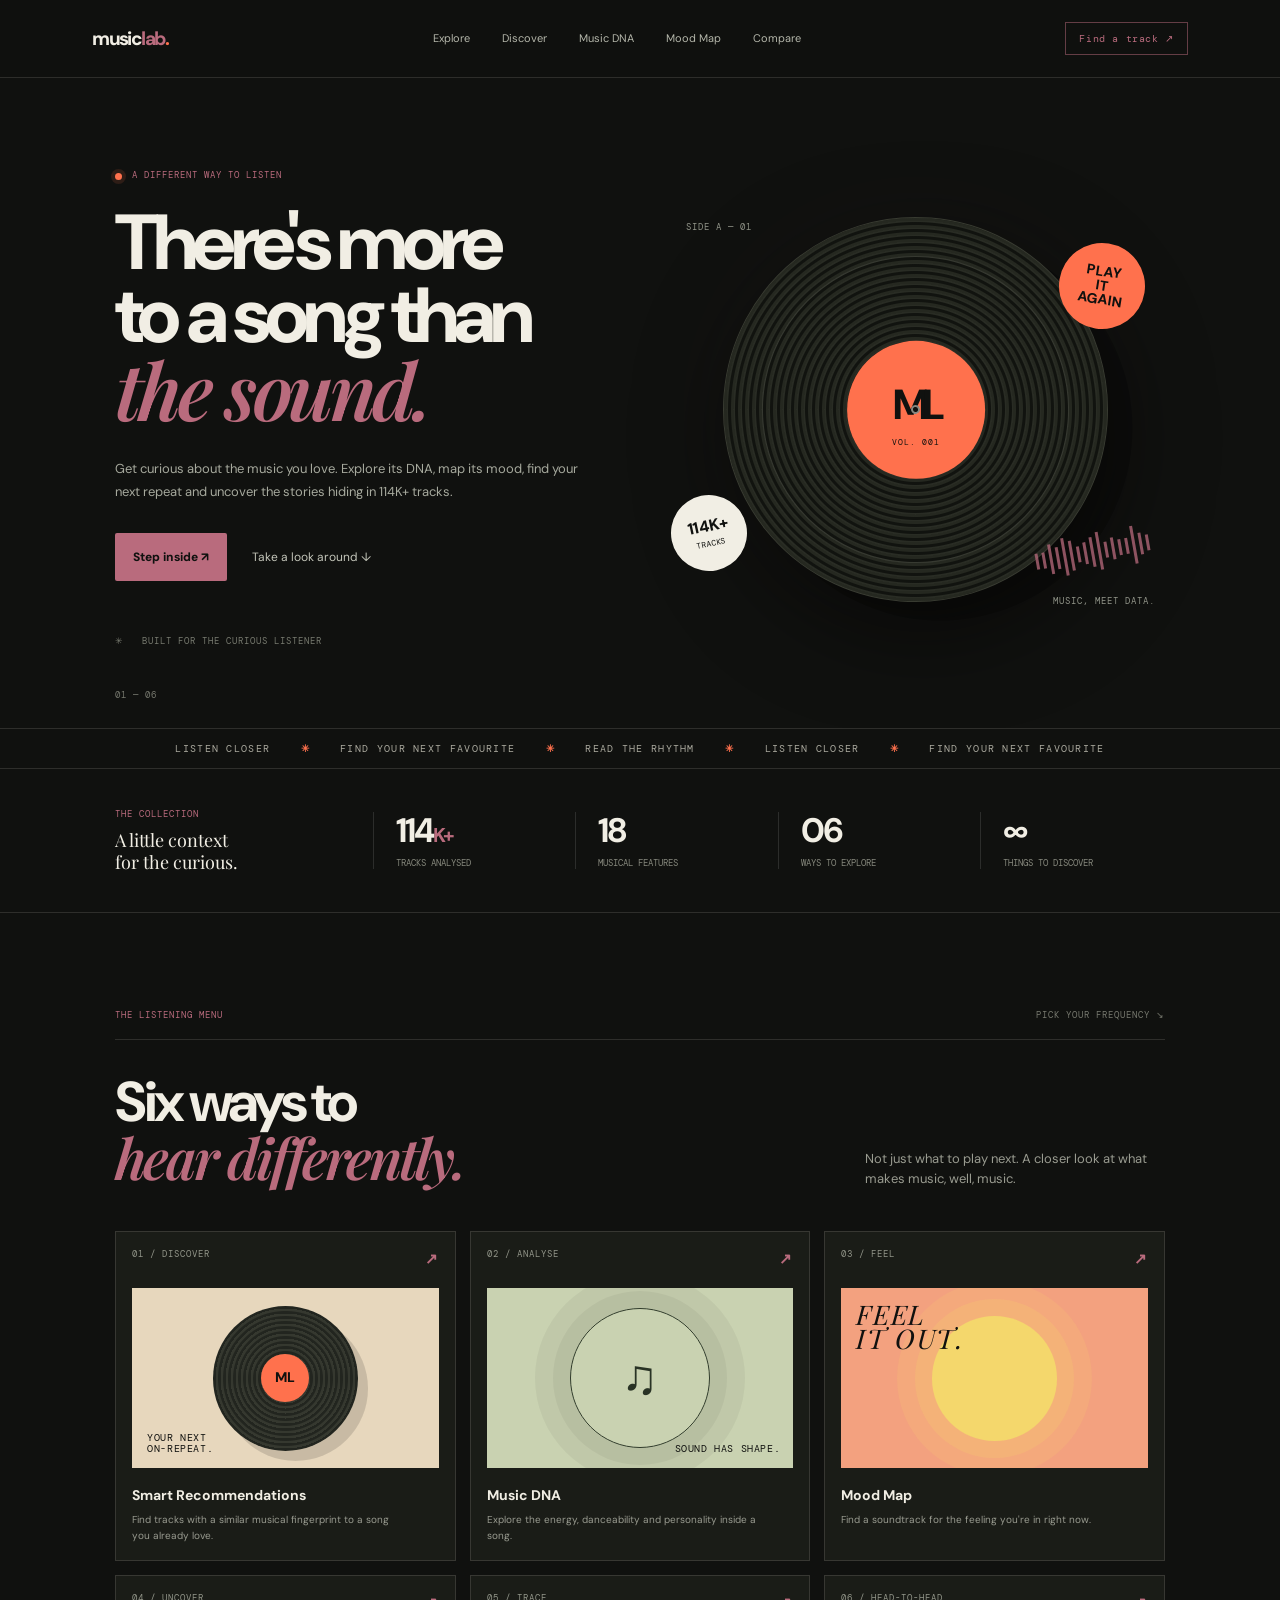
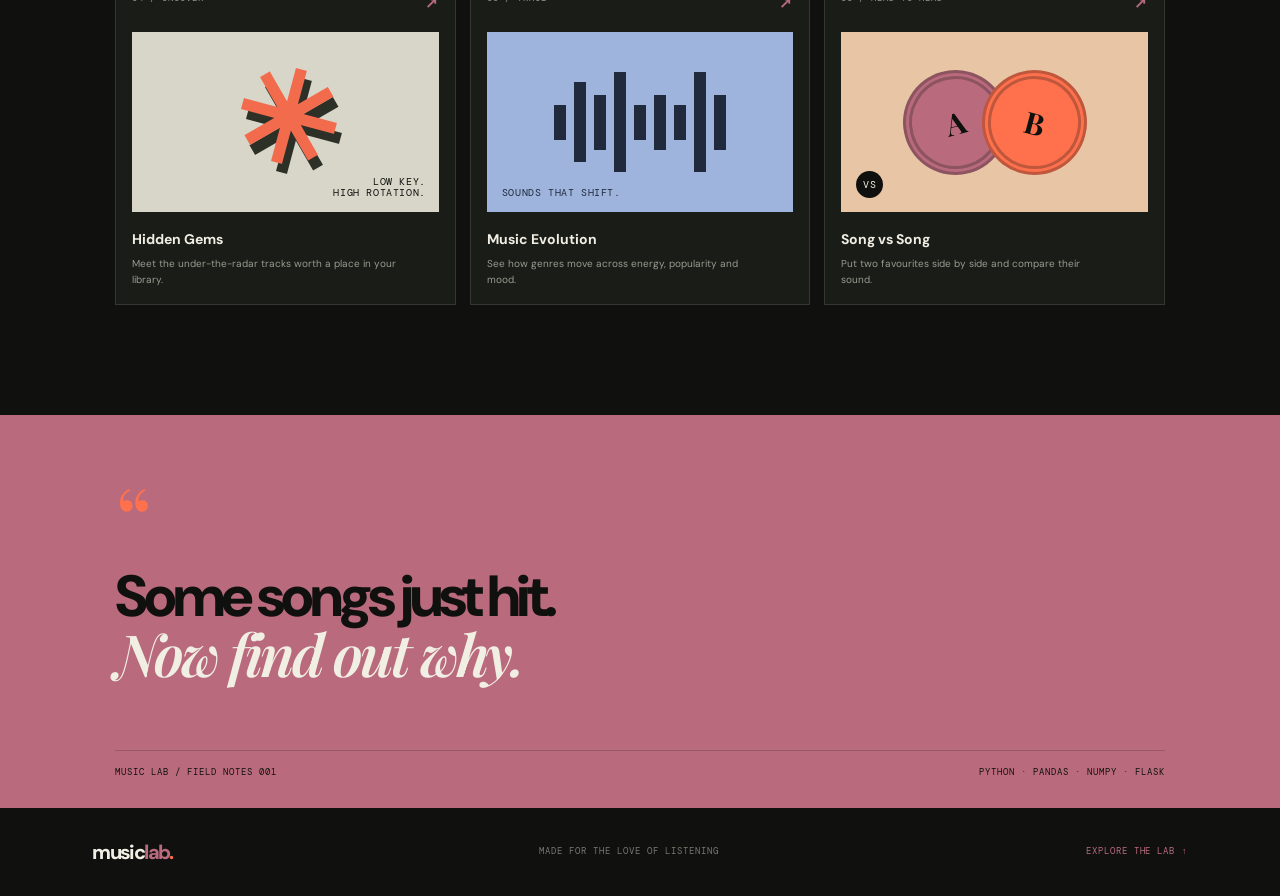
<file: frontend/index.html>
<!DOCTYPE html>
<html lang="en">
<head>
<meta charset="UTF-8">
<meta name="viewport" content="width=device-width,initial-scale=1">
<meta name="theme-color" content="#10110f">
<title>Music Lab · Hear beyond the surface</title>
<link rel="preconnect" href="https://fonts.googleapis.com">
<link rel="preconnect" href="https://fonts.gstatic.com" crossorigin>
<link href="https://fonts.googleapis.com/css2?family=DM+Mono:wght@400;500&family=DM+Sans:wght@400;500;600;700;800&family=Playfair+Display:ital,wght@0,600;0,700;1,600&display=swap" rel="stylesheet">
<link rel="stylesheet" href="styles.css">
</head>
<body>
<nav class="navbar">
<a class="logo" href="index.html">music<span>lab</span><i>.</i></a>
<div class="nav-links">
<a href="index.html#features">Explore</a>
<a href="recommendations.html">Discover</a>
<a href="dna.html">Music DNA</a>
<a href="mood.html">Mood Map</a>
<a href="compare.html">Compare</a>
</div>
<a class="nav-cta" href="recommendations.html">Find a track ↗</a>
</nav>
<main>
<section class="hero">
<div class="hero-copy">
<p class="eyebrow"><i></i>A DIFFERENT WAY TO LISTEN</p>
<h1>There's more<br>to a song than<br><em>the sound.</em></h1>
<p class="hero-text">Get curious about the music you love. Explore its DNA, map its mood, find your next repeat and uncover the stories hiding in 114K+ tracks.</p>
<div class="hero-actions">
<a class="button lime" href="recommendations.html">Step inside ↗</a>
<a class="text-link" href="#features">Take a look around ↓</a>
</div>
<p class="hero-footnote">✳ &nbsp; BUILT FOR THE CURIOUS LISTENER</p>
</div>
<div class="hero-art">
<span class="art-note note-top">SIDE A — 01</span>
<div class="record-glow"></div>
<div class="vinyl">
<div class="vinyl-label"><b>ML</b><small>VOL. 001</small></div>
<div class="hole"></div>
</div>
<div class="sticker orange-sticker">PLAY<br>IT<br>AGAIN</div>
<div class="sticker cream-sticker">114K+<small>TRACKS</small></div>
<div class="wave"><i></i><i></i><i></i><i></i><i></i><i></i><i></i><i></i><i></i><i></i><i></i><i></i><i></i><i></i><i></i><i></i><i></i></div>
<span class="art-note note-bottom">MUSIC, MEET DATA.</span>
</div>
<span class="hero-index">01 — 06</span>
</section>
<div class="ticker">LISTEN CLOSER <b>✳</b> FIND YOUR NEXT FAVOURITE <b>✳</b> READ THE RHYTHM <b>✳</b> LISTEN CLOSER <b>✳</b> FIND YOUR NEXT FAVOURITE</div>
<section class="stats">
<div class="stats-intro"><span class="eyebrow">THE COLLECTION</span><p>A little context<br>for the curious.</p></div>
<div class="stat"><strong>114<span>K+</span></strong><small>TRACKS ANALYSED</small></div>
<div class="stat"><strong>18</strong><small>MUSICAL FEATURES</small></div>
<div class="stat"><strong>06</strong><small>WAYS TO EXPLORE</small></div>
<div class="stat"><strong>∞</strong><small>THINGS TO DISCOVER</small></div>
</section>
<section class="features-section" id="features">
<div class="section-top"><span class="eyebrow">THE LISTENING MENU</span><span class="mono">PICK YOUR FREQUENCY ↘</span></div>
<div class="section-heading">
<h2>Six ways to<br><em>hear differently.</em></h2>
<p>Not just what to play next. A closer look at what makes music, well, music.</p>
</div>
<div class="feature-grid">
<a class="feature-card" href="recommendations.html">
<div class="card-top">01 / DISCOVER <b>↗</b></div>
<div class="feature-art discover-art"><div class="mini-record"></div><span>YOUR NEXT<br>ON-REPEAT.</span></div>
<h3>Smart Recommendations</h3>
<p>Find tracks with a similar musical fingerprint to a song you already love.</p>
</a>
<a class="feature-card" href="dna.html">
<div class="card-top">02 / ANALYSE <b>↗</b></div>
<div class="feature-art dna-art"><div class="dna-orbit">♫</div><span>SOUND HAS SHAPE.</span></div>
<h3>Music DNA</h3>
<p>Explore the energy, danceability and personality inside a song.</p>
</a>
<a class="feature-card" href="mood.html">
<div class="card-top">03 / FEEL <b>↗</b></div>
<div class="feature-art mood-art"><div class="sun"></div><span>FEEL<br>IT OUT.</span></div>
<h3>Mood Map</h3>
<p>Find a soundtrack for the feeling you're in right now.</p>
</a>
<a class="feature-card" href="gems.html">
<div class="card-top">04 / UNCOVER <b>↗</b></div>
<div class="feature-art gems-art"><b>✳</b><span>LOW KEY.<br>HIGH ROTATION.</span></div>
<h3>Hidden Gems</h3>
<p>Meet the under-the-radar tracks worth a place in your library.</p>
</a>
<a class="feature-card" href="evolution.html">
<div class="card-top">05 / TRACE <b>↗</b></div>
<div class="feature-art evolution-art"><div class="bars"><i></i><i></i><i></i><i></i><i></i><i></i><i></i><i></i><i></i></div><span>SOUNDS THAT SHIFT.</span></div>
<h3>Music Evolution</h3>
<p>See how genres move across energy, popularity and mood.</p>
</a>
<a class="feature-card" href="compare.html">
<div class="card-top">06 / HEAD-TO-HEAD <b>↗</b></div>
<div class="feature-art compare-art"><b>A</b><b>B</b><span>VS</span></div>
<h3>Song vs Song</h3>
<p>Put two favourites side by side and compare their sound.</p>
</a>
</div>
</section>
<section class="manifesto">
<div class="quote-mark">“</div>
<p>Some songs just hit.<br><em>Now find out why.</em></p>
<div class="manifesto-foot">
<span>MUSIC LAB / FIELD NOTES 001</span>
<span>PYTHON · PANDAS · NUMPY · FLASK</span>
</div>
</section>
</main>
<footer class="site-footer">
<a class="footer-brand" href="index.html">music<span>lab</span><i>.</i></a>
<span>MADE FOR THE LOVE OF LISTENING</span>
<a href="#features">EXPLORE THE LAB ↑</a>
</footer>
</body>
</html>
</file>
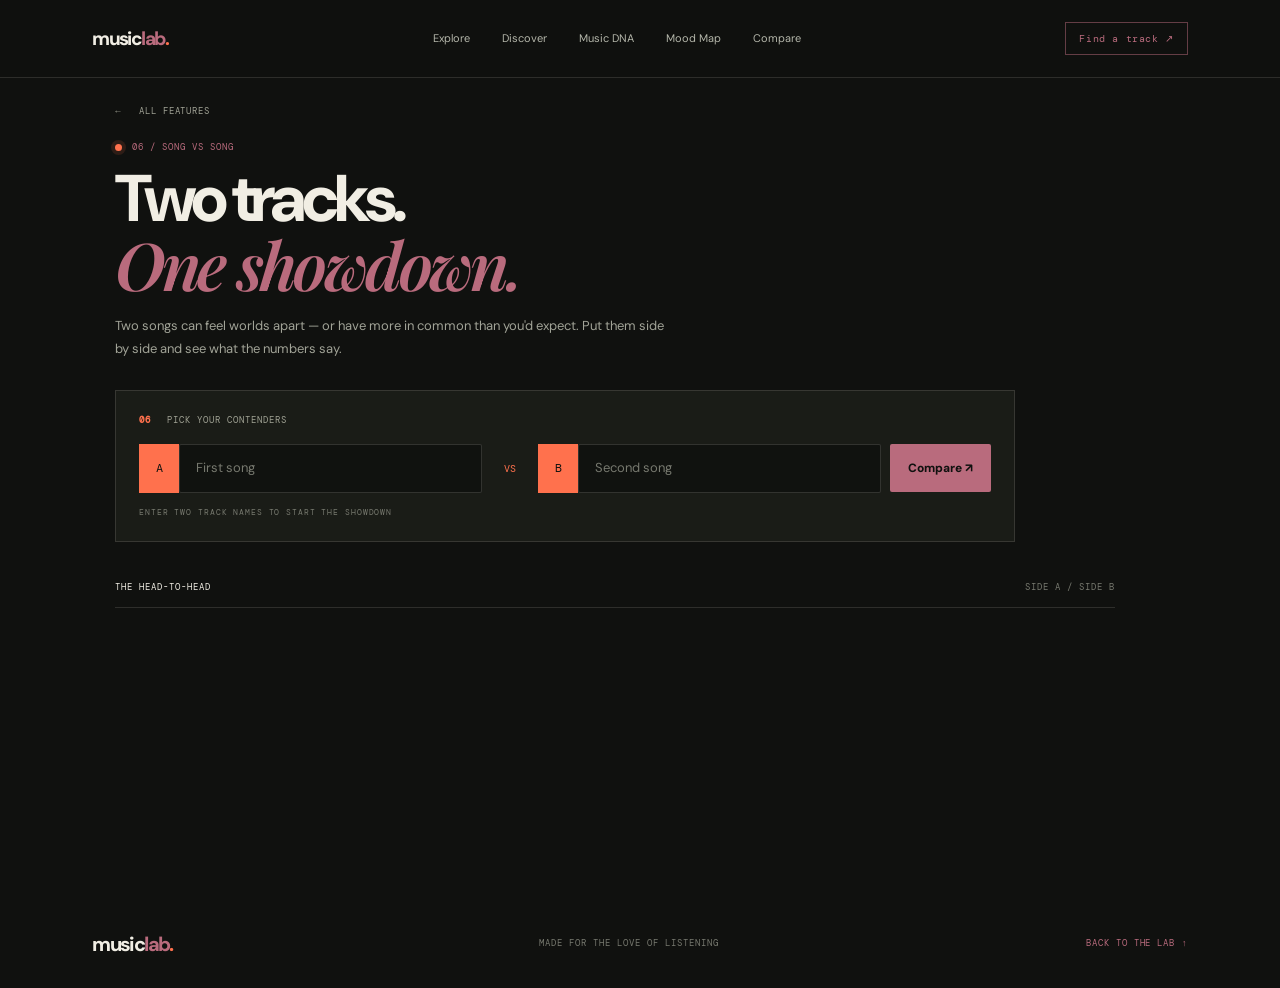
<file: frontend/compare.html>
<!DOCTYPE html>
<html lang="en">
<head>
<meta charset="UTF-8">
<meta name="viewport" content="width=device-width,initial-scale=1">
<meta name="theme-color" content="#10110f">
<title>Song vs Song · Music Lab</title>
<link rel="preconnect" href="https://fonts.googleapis.com">
<link rel="preconnect" href="https://fonts.gstatic.com" crossorigin>
<link href="https://fonts.googleapis.com/css2?family=DM+Mono:wght@400;500&family=DM+Sans:wght@400;500;600;700;800&family=Playfair+Display:ital,wght@0,600;0,700;1,600&display=swap" rel="stylesheet">
<link rel="stylesheet" href="styles.css">
</head>
<body>
<nav class="navbar">
<a class="logo" href="index.html">music<span>lab</span><i>.</i></a>
<div class="nav-links">
<a href="index.html#features">Explore</a>
<a href="recommendations.html">Discover</a>
<a href="dna.html">Music DNA</a>
<a href="mood.html">Mood Map</a>
<a href="compare.html">Compare</a>
</div>
<a class="nav-cta" href="recommendations.html">Find a track ↗</a>
</nav>
<main>
<section class="tool-page">
<a class="back-link" href="index.html#features">← &nbsp; ALL FEATURES</a>
<header class="page-header">
<p class="eyebrow"><i></i>06 / SONG VS SONG</p>
<h1>Two tracks.<br><em>One showdown.</em></h1>
<p class="page-intro">Two songs can feel worlds apart — or have more in common than you'd expect. Put them side by side and see what the numbers say.</p>
</header>
<div class="tool-panel">
<div class="panel-label"><b>06</b> PICK YOUR CONTENDERS</div>
<div class="compare-inputs">
<div class="compare-input-wrap"><span>A</span><input id="song1" placeholder="First song"></div>
<strong>VS</strong>
<div class="compare-input-wrap"><span>B</span><input id="song2" placeholder="Second song"></div>
<button class="button lime" onclick="compareSongs()">Compare ↗</button>
</div>
<p class="hint">ENTER TWO TRACK NAMES TO START THE SHOWDOWN</p>
</div>
<div class="results-wrap">
<div class="results-heading"><span>THE HEAD-TO-HEAD</span><span class="mono">SIDE A / SIDE B</span></div>
<div id="compareResults" class="compare-result"></div>
</div>
</section>
</main>
<footer class="site-footer">
<a class="footer-brand" href="index.html">music<span>lab</span><i>.</i></a>
<span>MADE FOR THE LOVE OF LISTENING</span>
<a href="index.html#features">BACK TO THE LAB ↑</a>
</footer>
<script src="script.js"></script>
</body>
</html>
</file>
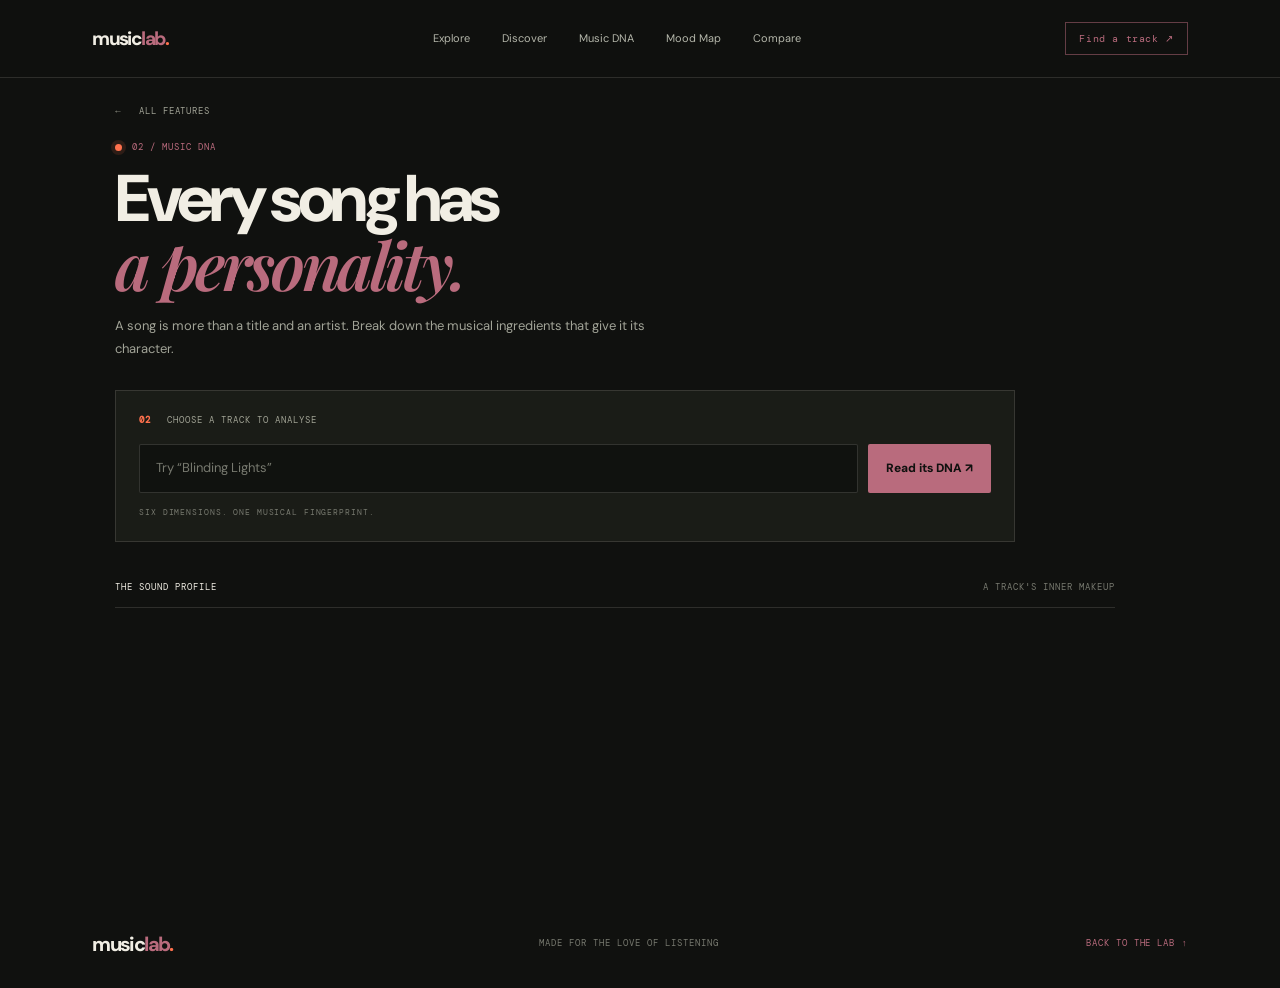
<file: frontend/dna.html>
<!DOCTYPE html>
<html lang="en">
<head>
<meta charset="UTF-8">
<meta name="viewport" content="width=device-width,initial-scale=1">
<meta name="theme-color" content="#10110f">
<title>Music DNA · Music Lab</title>
<link rel="preconnect" href="https://fonts.googleapis.com">
<link rel="preconnect" href="https://fonts.gstatic.com" crossorigin>
<link href="https://fonts.googleapis.com/css2?family=DM+Mono:wght@400;500&family=DM+Sans:wght@400;500;600;700;800&family=Playfair+Display:ital,wght@0,600;0,700;1,600&display=swap" rel="stylesheet">
<link rel="stylesheet" href="styles.css">
</head>
<body>
<nav class="navbar">
<a class="logo" href="index.html">music<span>lab</span><i>.</i></a>
<div class="nav-links">
<a href="index.html#features">Explore</a>
<a href="recommendations.html">Discover</a>
<a href="dna.html">Music DNA</a>
<a href="mood.html">Mood Map</a>
<a href="compare.html">Compare</a>
</div>
<a class="nav-cta" href="recommendations.html">Find a track ↗</a>
</nav>
<main>
<section class="tool-page">
<a class="back-link" href="index.html#features">← &nbsp; ALL FEATURES</a>
<header class="page-header">
<p class="eyebrow"><i></i>02 / MUSIC DNA</p>
<h1>Every song has<br><em>a personality.</em></h1>
<p class="page-intro">A song is more than a title and an artist. Break down the musical ingredients that give it its character.</p>
</header>
<div class="tool-panel">
<div class="panel-label"><b>02</b> CHOOSE A TRACK TO ANALYSE</div>
<div class="search-box">
<label class="sr-only" for="dnaInput">Enter a song</label>
<input id="dnaInput" placeholder="Try “Blinding Lights”">
<button class="button lime" onclick="getDNA()">Read its DNA ↗</button>
</div>
<p class="hint">SIX DIMENSIONS. ONE MUSICAL FINGERPRINT.</p>
</div>
<div class="results-wrap">
<div class="results-heading"><span>THE SOUND PROFILE</span><span class="mono">A TRACK'S INNER MAKEUP</span></div>
<div id="dnaResults" class="dna-grid"></div>
</div>
</section>
</main>
<footer class="site-footer">
<a class="footer-brand" href="index.html">music<span>lab</span><i>.</i></a>
<span>MADE FOR THE LOVE OF LISTENING</span>
<a href="index.html#features">BACK TO THE LAB ↑</a>
</footer>
<script src="script.js"></script>
</body>
</html>
</file>
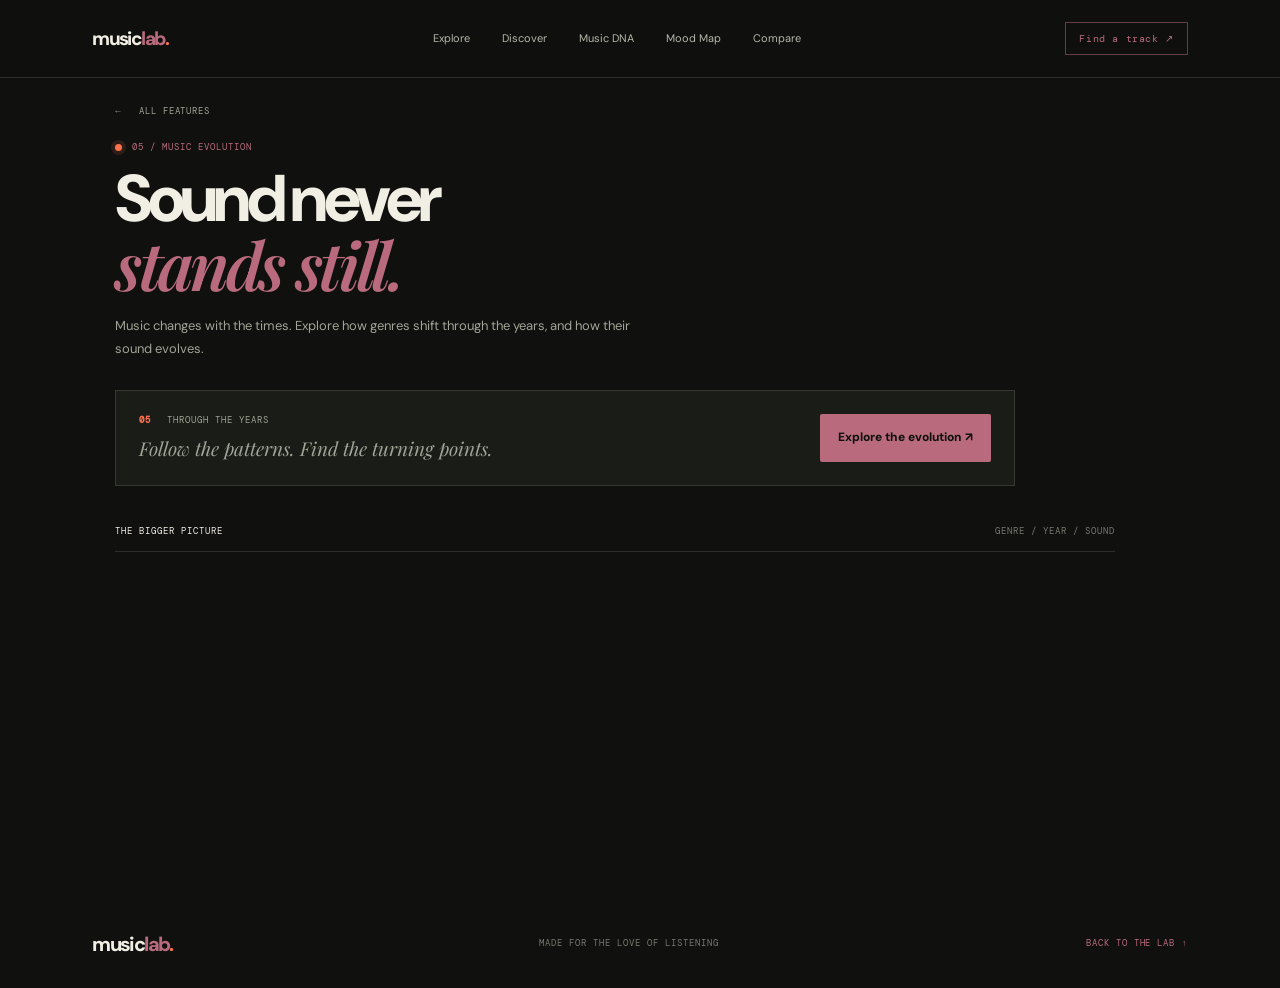
<file: frontend/evolution.html>
<!DOCTYPE html>
<html lang="en">
<head>
<meta charset="UTF-8">
<meta name="viewport" content="width=device-width,initial-scale=1">
<meta name="theme-color" content="#10110f">
<title>Music Evolution · Music Lab</title>
<link rel="preconnect" href="https://fonts.googleapis.com">
<link rel="preconnect" href="https://fonts.gstatic.com" crossorigin>
<link href="https://fonts.googleapis.com/css2?family=DM+Mono:wght@400;500&family=DM+Sans:wght@400;500;600;700;800&family=Playfair+Display:ital,wght@0,600;0,700;1,600&display=swap" rel="stylesheet">
<link rel="stylesheet" href="styles.css">
</head>
<body>
<nav class="navbar">
<a class="logo" href="index.html">music<span>lab</span><i>.</i></a>
<div class="nav-links">
<a href="index.html#features">Explore</a>
<a href="recommendations.html">Discover</a>
<a href="dna.html">Music DNA</a>
<a href="mood.html">Mood Map</a>
<a href="compare.html">Compare</a>
</div>
<a class="nav-cta" href="recommendations.html">Find a track ↗</a>
</nav>
<main>
<section class="tool-page">
<a class="back-link" href="index.html#features">← &nbsp; ALL FEATURES</a>
<header class="page-header">
<p class="eyebrow"><i></i>05 / MUSIC EVOLUTION</p>
<h1>Sound never<br><em>stands still.</em></h1>
<p class="page-intro">Music changes with the times. Explore how genres shift through the years, and how their sound evolves.</p>
</header>
<div class="action-panel">
<div>
<div class="panel-label"><b>05</b> THROUGH THE YEARS</div>
<p>Follow the patterns. Find the turning points.</p>
</div>
<button class="button lime" onclick="loadEvolution()">Explore the evolution ↗</button>
</div>
<div class="results-wrap">
<div class="results-heading"><span>THE BIGGER PICTURE</span><span class="mono">GENRE / YEAR / SOUND</span></div>
<div id="evolutionResults"></div>
</div>
</section>
</main>
<footer class="site-footer">
<a class="footer-brand" href="index.html">music<span>lab</span><i>.</i></a>
<span>MADE FOR THE LOVE OF LISTENING</span>
<a href="index.html#features">BACK TO THE LAB ↑</a>
</footer>
<script src="script.js"></script>
</body>
</html>
</file>
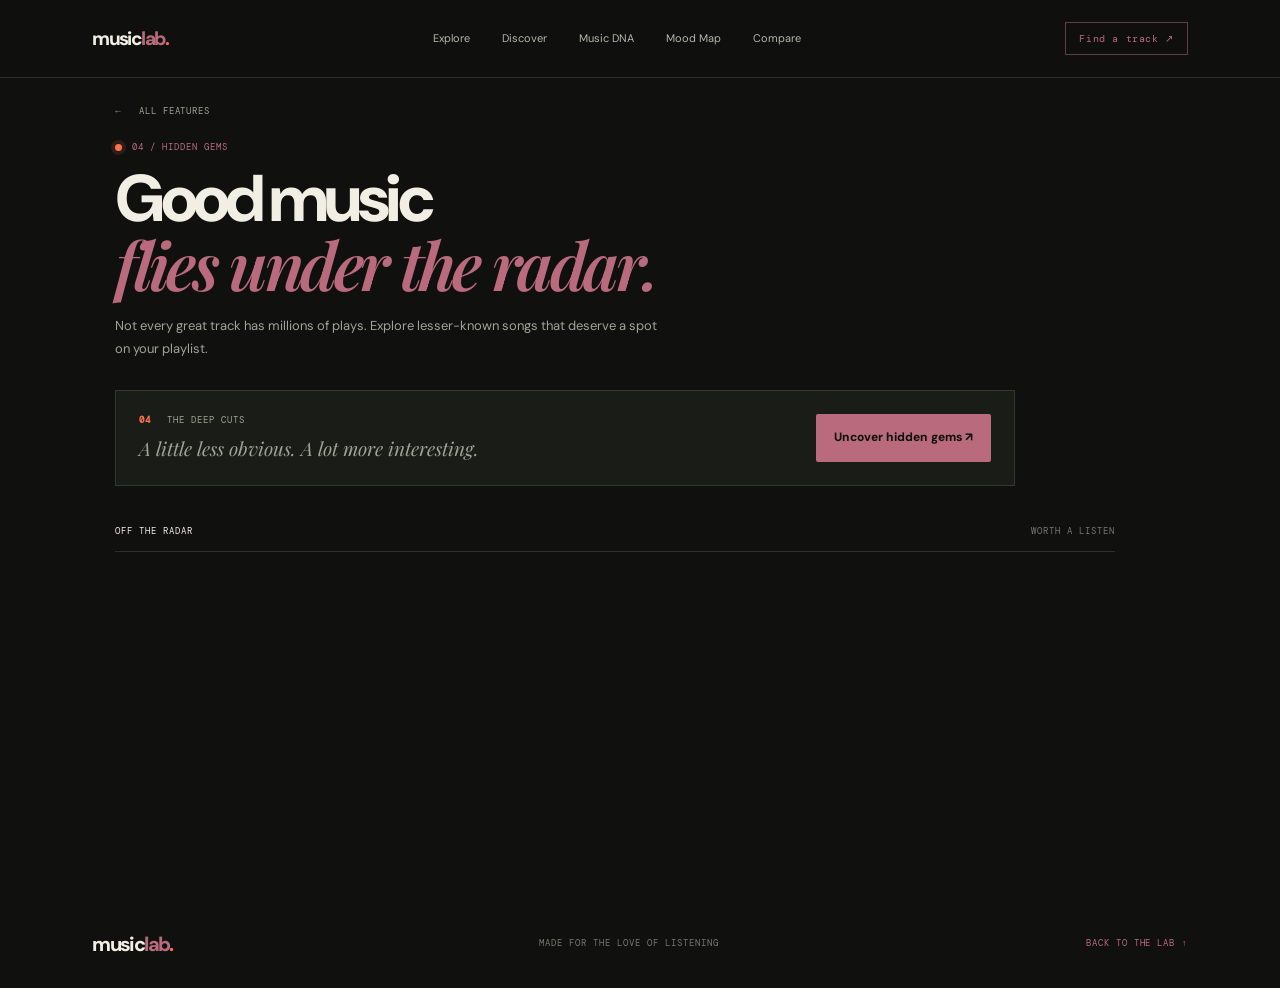
<file: frontend/gems.html>
<!DOCTYPE html>
<html lang="en">
<head>
<meta charset="UTF-8">
<meta name="viewport" content="width=device-width,initial-scale=1">
<meta name="theme-color" content="#10110f">
<title>Hidden Gems · Music Lab</title>
<link rel="preconnect" href="https://fonts.googleapis.com">
<link rel="preconnect" href="https://fonts.gstatic.com" crossorigin>
<link href="https://fonts.googleapis.com/css2?family=DM+Mono:wght@400;500&family=DM+Sans:wght@400;500;600;700;800&family=Playfair+Display:ital,wght@0,600;0,700;1,600&display=swap" rel="stylesheet">
<link rel="stylesheet" href="styles.css">
</head>
<body>
<nav class="navbar">
<a class="logo" href="index.html">music<span>lab</span><i>.</i></a>
<div class="nav-links">
<a href="index.html#features">Explore</a>
<a href="recommendations.html">Discover</a>
<a href="dna.html">Music DNA</a>
<a href="mood.html">Mood Map</a>
<a href="compare.html">Compare</a>
</div>
<a class="nav-cta" href="recommendations.html">Find a track ↗</a>
</nav>
<main>
<section class="tool-page">
<a class="back-link" href="index.html#features">← &nbsp; ALL FEATURES</a>
<header class="page-header">
<p class="eyebrow"><i></i>04 / HIDDEN GEMS</p>
<h1>Good music<br><em>flies under the radar.</em></h1>
<p class="page-intro">Not every great track has millions of plays. Explore lesser-known songs that deserve a spot on your playlist.</p>
</header>
<div class="action-panel">
<div>
<div class="panel-label"><b>04</b> THE DEEP CUTS</div>
<p>A little less obvious. A lot more interesting.</p>
</div>
<button class="button lime" onclick="loadGems()">Uncover hidden gems ↗</button>
</div>
<div class="results-wrap">
<div class="results-heading"><span>OFF THE RADAR</span><span class="mono">WORTH A LISTEN</span></div>
<div id="gemsResults" class="results"></div>
</div>
</section>
</main>
<footer class="site-footer">
<a class="footer-brand" href="index.html">music<span>lab</span><i>.</i></a>
<span>MADE FOR THE LOVE OF LISTENING</span>
<a href="index.html#features">BACK TO THE LAB ↑</a>
</footer>
<script src="script.js"></script>
</body>
</html>
</file>
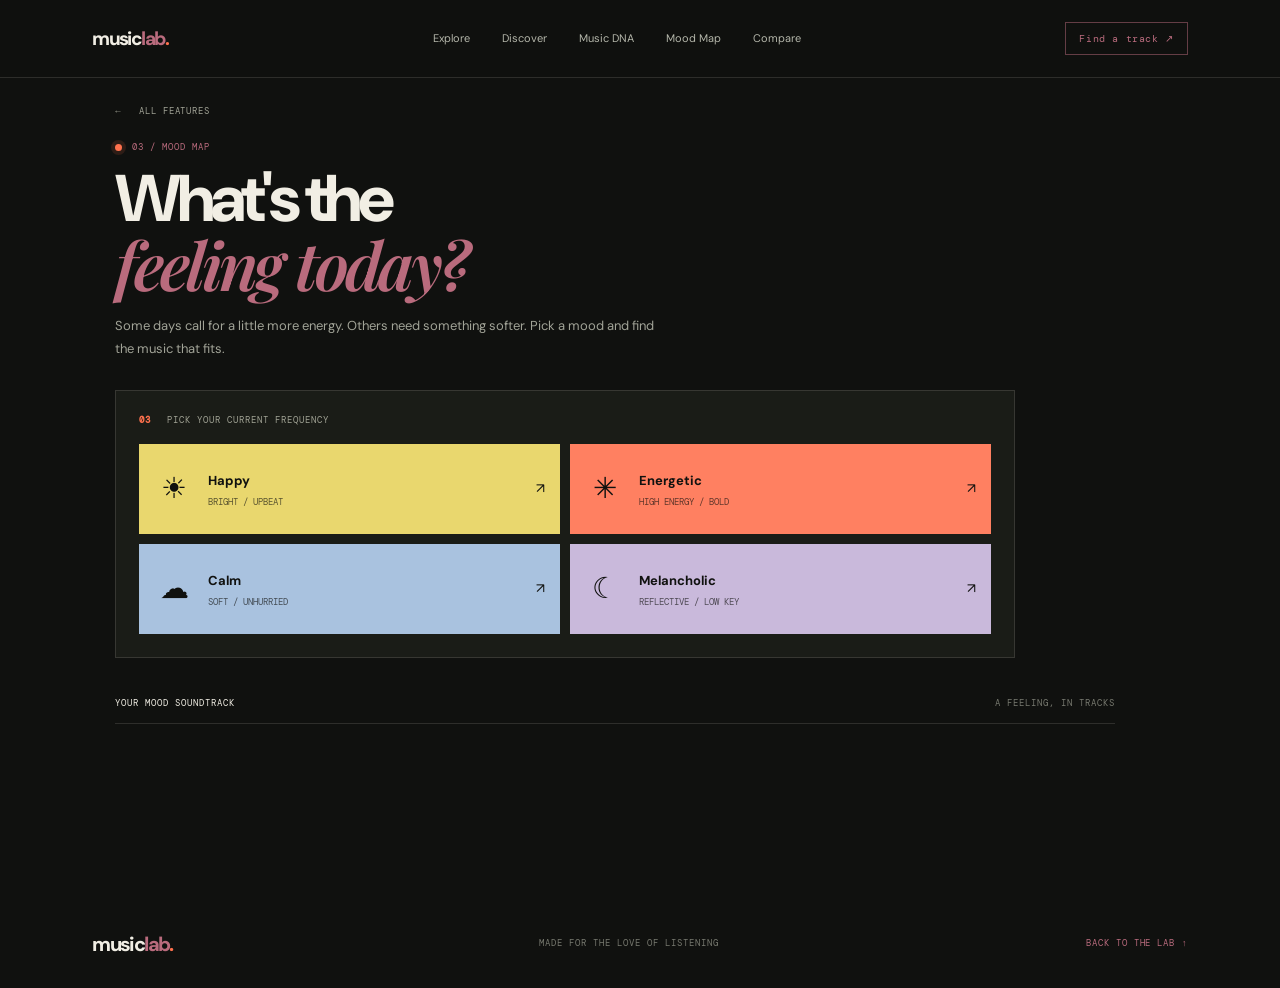
<file: frontend/mood.html>
<!DOCTYPE html>
<html lang="en">
<head>
<meta charset="UTF-8">
<meta name="viewport" content="width=device-width,initial-scale=1">
<meta name="theme-color" content="#10110f">
<title>Mood Map · Music Lab</title>
<link rel="preconnect" href="https://fonts.googleapis.com">
<link rel="preconnect" href="https://fonts.gstatic.com" crossorigin>
<link href="https://fonts.googleapis.com/css2?family=DM+Mono:wght@400;500&family=DM+Sans:wght@400;500;600;700;800&family=Playfair+Display:ital,wght@0,600;0,700;1,600&display=swap" rel="stylesheet">
<link rel="stylesheet" href="styles.css">
</head>
<body>
<nav class="navbar">
<a class="logo" href="index.html">music<span>lab</span><i>.</i></a>
<div class="nav-links">
<a href="index.html#features">Explore</a>
<a href="recommendations.html">Discover</a>
<a href="dna.html">Music DNA</a>
<a href="mood.html">Mood Map</a>
<a href="compare.html">Compare</a>
</div>
<a class="nav-cta" href="recommendations.html">Find a track ↗</a>
</nav>
<main>
<section class="tool-page">
<a class="back-link" href="index.html#features">← &nbsp; ALL FEATURES</a>
<header class="page-header">
<p class="eyebrow"><i></i>03 / MOOD MAP</p>
<h1>What's the<br><em>feeling today?</em></h1>
<p class="page-intro">Some days call for a little more energy. Others need something softer. Pick a mood and find the music that fits.</p>
</header>
<div class="mood-picker">
<div class="panel-label"><b>03</b> PICK YOUR CURRENT FREQUENCY</div>
<div class="mood-buttons">
<button class="mood-choice yellow" onclick="getMood('Energetic & Happy')"><span>☀</span><div><b>Happy</b><small>BRIGHT / UPBEAT</small></div><i>↗</i></button>
<button class="mood-choice red" onclick="getMood('Energetic & Intense')"><span>✳</span><div><b>Energetic</b><small>HIGH ENERGY / BOLD</small></div><i>↗</i></button>
<button class="mood-choice blue" onclick="getMood('Calm & Happy')"><span>☁</span><div><b>Calm</b><small>SOFT / UNHURRIED</small></div><i>↗</i></button>
<button class="mood-choice lilac" onclick="getMood('Calm & Melancholic')"><span>☾</span><div><b>Melancholic</b><small>REFLECTIVE / LOW KEY</small></div><i>↗</i></button>
</div>
</div>
<div class="results-wrap">
<div class="results-heading"><span>YOUR MOOD SOUNDTRACK</span><span class="mono">A FEELING, IN TRACKS</span></div>
<div id="moodResults" class="results"></div>
</div>
</section>
</main>
<footer class="site-footer">
<a class="footer-brand" href="index.html">music<span>lab</span><i>.</i></a>
<span>MADE FOR THE LOVE OF LISTENING</span>
<a href="index.html#features">BACK TO THE LAB ↑</a>
</footer>
<script src="script.js"></script>
</body>
</html>
</file>
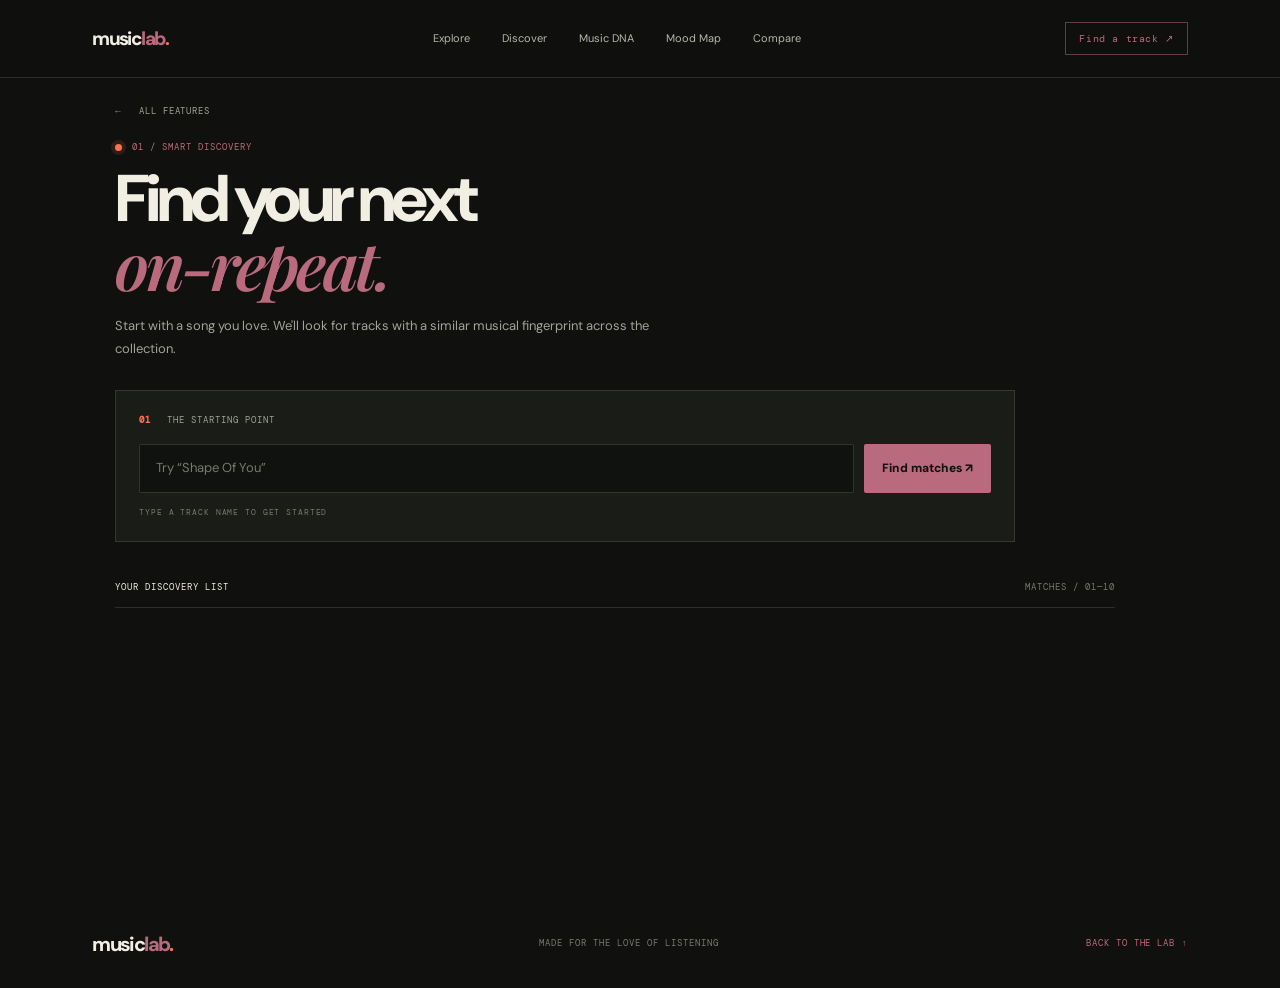
<file: frontend/recommendations.html>
<!DOCTYPE html>
<html lang="en">
<head>
<meta charset="UTF-8">
<meta name="viewport" content="width=device-width,initial-scale=1">
<meta name="theme-color" content="#10110f">
<title>Smart Recommendations · Music Lab</title>
<link rel="preconnect" href="https://fonts.googleapis.com">
<link rel="preconnect" href="https://fonts.gstatic.com" crossorigin>
<link href="https://fonts.googleapis.com/css2?family=DM+Mono:wght@400;500&family=DM+Sans:wght@400;500;600;700;800&family=Playfair+Display:ital,wght@0,600;0,700;1,600&display=swap" rel="stylesheet">
<link rel="stylesheet" href="styles.css">
</head>
<body>
<nav class="navbar">
<a class="logo" href="index.html">music<span>lab</span><i>.</i></a>
<div class="nav-links">
<a href="index.html#features">Explore</a>
<a href="recommendations.html">Discover</a>
<a href="dna.html">Music DNA</a>
<a href="mood.html">Mood Map</a>
<a href="compare.html">Compare</a>
</div>
<a class="nav-cta" href="recommendations.html">Find a track ↗</a>
</nav>
<main>
<section class="tool-page">
<a class="back-link" href="index.html#features">← &nbsp; ALL FEATURES</a>
<header class="page-header">
<p class="eyebrow"><i></i>01 / SMART DISCOVERY</p>
<h1>Find your next<br><em>on-repeat.</em></h1>
<p class="page-intro">Start with a song you love. We'll look for tracks with a similar musical fingerprint across the collection.</p>
</header>
<div class="tool-panel">
<div class="panel-label"><b>01</b> THE STARTING POINT</div>
<div class="search-box">
<label class="sr-only" for="songInput">Enter a song</label>
<input id="songInput" placeholder="Try “Shape Of You”">
<button class="button lime" onclick="discoverSong()">Find matches ↗</button>
</div>
<p class="hint">TYPE A TRACK NAME TO GET STARTED</p>
</div>
<div class="results-wrap">
<div class="results-heading"><span>YOUR DISCOVERY LIST</span><span class="mono">MATCHES / 01—10</span></div>
<div id="results" class="results"></div>
</div>
</section>
</main>
<footer class="site-footer">
<a class="footer-brand" href="index.html">music<span>lab</span><i>.</i></a>
<span>MADE FOR THE LOVE OF LISTENING</span>
<a href="index.html#features">BACK TO THE LAB ↑</a>
</footer>
<script src="script.js"></script>
</body>
</html>
</file>
<file: frontend/styles.css>
/* MUSIC LAB — indie editorial / record-store visual system */

:root {
    --ink: #10110f;
    --panel: #1a1c17;
    --paper: #f1eee4;
    --lime: #b96b7d;
    --orange: #ff714d;
    --line: rgba(241,238,228,.13);
    --mono: "DM Mono", monospace;
    --sans: "DM Sans", sans-serif;
    --serif: "Playfair Display", Georgia, serif;
}

* {
    box-sizing: border-box;
    margin: 0;
    padding: 0;
}

html {
    scroll-behavior: smooth;
}

body {
    background: var(--ink);
    color: var(--paper);
    font-family: var(--sans);
    font-size: 14px;
    line-height: 1.55;
}

a {
    color: inherit;
    text-decoration: none;
}

button,
input {
    font: inherit;
}

button {
    cursor: pointer;
}

.navbar {
    height: 78px;
    padding: 0 7.2%;
    display: flex;
    align-items: center;
    justify-content: space-between;
    border-bottom: 1px solid var(--line);
    position: sticky;
    top: 0;
    z-index: 20;
    background: #10110ff2;
    backdrop-filter: blur(16px);
}

.logo,
.footer-brand {
    font-size: 19px;
    font-weight: 800;
    letter-spacing: -1.6px;
}

.logo span,
.footer-brand span {
    color: var(--lime);
}

.logo i,
.footer-brand i {
    color: var(--orange);
    font-style: normal;
}

.nav-links {
    display: flex;
    gap: clamp(16px,2.5vw,36px);
    font-size: 11px;
    color: #b4b6aa;
}

.nav-links a:hover {
    color: var(--lime);
}

.nav-cta {
    border: 1px solid #b96b7d80;
    color: var(--lime);
    padding: 9px 13px;
    font: 10px var(--mono);
    letter-spacing: .06em;
}

.eyebrow,
.mono,
.panel-label,
.hint,
.results-heading,
.site-footer,
.card-top,
.hero-footnote,
.art-note,
.hero-index,
.manifesto-foot {
    font-family: var(--mono);
    font-size: 9px;
    letter-spacing: .11em;
}

.eyebrow {
    color: var(--lime);
    display: flex;
    align-items: center;
    gap: 10px;
    margin-bottom: 23px;
}

.eyebrow i {
    width: 7px;
    height: 7px;
    background: var(--orange);
    border-radius: 50%;
    box-shadow: 0 0 0 4px #ff714d20;
}

/* HERO */

.hero {
    min-height: 650px;
    padding: 82px 9% 70px;
    display: grid;
    grid-template-columns: 1.05fr .95fr;
    align-items: center;
    position: relative;
    overflow: hidden;
}

.hero-copy {
    max-width: 610px;
    position: relative;
    z-index: 2;
}

.hero h1 {
    font-size: clamp(48px,6.2vw,78px);
    line-height: .94;
    letter-spacing: -.075em;
    font-weight: 800;
}

.hero h1 em,
.page-header h1 em,
.section-heading h2 em,
.manifesto p em {
    font-family: var(--serif);
    font-weight: 600;
    color: var(--lime);
    letter-spacing: -.055em;
}

.hero-text {
    max-width: 465px;
    color: #a6a99d;
    font-size: 13px;
    line-height: 1.8;
    margin: 26px 0 29px;
}

.hero-actions {
    display: flex;
    align-items: center;
    gap: 25px;
    flex-wrap: wrap;
}

.button {
    border: 0;
    display: inline-flex;
    align-items: center;
    justify-content: center;
    gap: 22px;
    min-height: 48px;
    padding: 0 18px;
    font-size: 12px;
    font-weight: 800;
    border-radius: 2px;
    transition: transform .2s, background .2s;
}

.button:hover {
    transform: translateY(-3px);
}

.lime {
    background: var(--lime);
    color: var(--ink);
}

.lime:hover {
    background: #cb8795;
}

.text-link {
    font-size: 12px;
    color: #c3c5b9;
}

.text-link:hover {
    color: var(--lime);
}

.hero-footnote {
    color: #777a6f;
    margin-top: 54px;
}

/* VINYL ART */

.hero-art {
    min-height: 450px;
    position: relative;
    display: flex;
    align-items: center;
    justify-content: center;
}

.record-glow {
    position: absolute;
    width: 300px;
    height: 300px;
    border-radius: 50%;
    background: var(--lime);
    opacity: .08;
    filter: blur(65px);
}

.vinyl {
    width: min(34vw,385px);
    aspect-ratio: 1;
    border-radius: 50%;
    background: repeating-radial-gradient(
        circle,
        #252820 0 2px,
        #11130f 3px 5px,
        #292c24 6px 7px
    );
    border: 1px solid #383b31;
    box-shadow: 18px 25px #0004,0 30px 90px #0008;
    display: grid;
    place-items: center;
    position: relative;
    transform: rotate(-17deg);
}

.vinyl:before {
    content: "";
    position: absolute;
    inset: 10%;
    border: 1px solid #f1eee412;
    border-radius: 50%;
}

.vinyl-label {
    width: 36%;
    aspect-ratio: 1;
    border-radius: 50%;
    background: var(--orange);
    color: var(--ink);
    display: flex;
    flex-direction: column;
    align-items: center;
    justify-content: center;
    transform: rotate(17deg);
}

.vinyl-label b {
    font-size: 42px;
    letter-spacing: -5px;
}

.vinyl-label small {
    font: 8px var(--mono);
    letter-spacing: .12em;
}

.hole {
    position: absolute;
    width: 9px;
    height: 9px;
    border-radius: 50%;
    background: var(--ink);
    border: 2px solid #f1eee488;
}

.art-note {
    position: absolute;
    color: #929589;
}

.note-top {
    top: 37px;
    left: 4%;
}

.note-bottom {
    bottom: 25px;
    right: 2%;
}

.sticker {
    position: absolute;
    display: grid;
    place-content: center;
    text-align: center;
    font-weight: 800;
    line-height: .98;
    transform: rotate(9deg);
}

.orange-sticker {
    width: 86px;
    height: 86px;
    border-radius: 50%;
    background: var(--orange);
    color: var(--ink);
    font-size: 14px;
    top: 13%;
    right: 4%;
}

.cream-sticker {
    width: 76px;
    height: 76px;
    border-radius: 50%;
    background: var(--paper);
    color: var(--ink);
    font-size: 16px;
    bottom: 14%;
    left: 1%;
    transform: rotate(-12deg);
}

.cream-sticker small {
    font: 8px var(--mono);
    margin-top: 4px;
}

.wave {
    position: absolute;
    bottom: 14%;
    right: 3%;
    display: flex;
    align-items: center;
    gap: 4px;
    transform: rotate(-10deg);
}

.wave i {
    width: 3px;
    height: 16px;
    background: var(--lime);
    opacity: .75;
}

.wave i:nth-child(3n) {
    height: 30px;
}

.wave i:nth-child(4n) {
    height: 22px;
}

.wave i:nth-child(5n) {
    height: 38px;
}

.hero-index {
    position: absolute;
    bottom: 25px;
    left: 9%;
    color: #77796f;
}

/* TICKER AND STATS */

.ticker {
    overflow: hidden;
    white-space: nowrap;
    text-align: center;
    border-block: 1px solid var(--line);
    padding: 13px;
    color: #aaa99e;
    font: 10px var(--mono);
    letter-spacing: .13em;
}

.ticker b {
    color: var(--orange);
    padding: 0 23px;
}

.stats {
    padding: 39px 9%;
    display: grid;
    grid-template-columns: 1.3fr repeat(4,1fr);
    gap: 18px;
    align-items: center;
    border-bottom: 1px solid var(--line);
}

.stats-intro .eyebrow {
    margin-bottom: 8px;
}

.stats-intro p {
    font: 18px/1.2 var(--serif);
}

.stat {
    border-left: 1px solid var(--line);
    padding-left: 22px;
}

.stat strong {
    font-size: 34px;
    letter-spacing: -2px;
    line-height: 1.1;
}

.stat strong span {
    color: var(--lime);
    font-size: 20px;
}

.stat small {
    display: block;
    color: #85877c;
    font: 9px var(--mono);
    margin-top: 7px;
}

/* FEATURES */

.features-section {
    padding: 96px 9% 110px;
}

.section-top {
    display: flex;
    justify-content: space-between;
    border-bottom: 1px solid var(--line);
    padding-bottom: 16px;
}

.section-top .eyebrow {
    margin: 0;
}

.mono {
    color: #77796f;
}

.section-heading {
    display: flex;
    justify-content: space-between;
    align-items: end;
    gap: 30px;
    margin: 35px 0 42px;
}

.section-heading h2 {
    font-size: clamp(34px,4.7vw,56px);
    line-height: .98;
    letter-spacing: -.065em;
}

.section-heading p {
    max-width: 300px;
    color: #999b90;
    font-size: 13px;
}

.feature-grid {
    display: grid;
    grid-template-columns: repeat(3,1fr);
    gap: 14px;
}

.feature-card {
    background: #1a1c17;
    border: 1px solid var(--line);
    padding: 16px;
    min-width: 0;
    transition: .25s;
}

.feature-card:hover {
    transform: translateY(-5px);
    border-color: #b96b7d88;
}

.card-top {
    display: flex;
    justify-content: space-between;
    color: #929589;
}

.card-top b {
    color: var(--lime);
    font-size: 15px;
}

.feature-art {
    height: 180px;
    margin: 17px 0;
    position: relative;
    display: flex;
    align-items: center;
    justify-content: center;
    overflow: hidden;
}

.feature-art > span {
    position: absolute;
    left: 15px;
    bottom: 14px;
    font: 10px/1.1 var(--mono);
    letter-spacing: .06em;
    color: var(--ink);
}

.discover-art {
    background: #e7d7bd;
}

.mini-record {
    width: 145px;
    height: 145px;
    border-radius: 50%;
    background: repeating-radial-gradient(
        circle,
        #22251f 0 2px,
        #35382f 3px 5px
    );
    box-shadow: 10px 10px #0002;
}

.mini-record:after {
    content: "ML";
    display: grid;
    place-items: center;
    position: absolute;
    width: 48px;
    height: 48px;
    border-radius: 50%;
    background: var(--orange);
    color: var(--ink);
    font-weight: 800;
    top: 50%;
    left: 50%;
    transform: translate(-50%,-50%);
}

.dna-art {
    background: #c9d2b1;
}

.dna-orbit {
    width: 140px;
    height: 140px;
    border: 1px solid #303b2b;
    border-radius: 50%;
    box-shadow: 0 0 0 17px #10110f0c,0 0 0 35px #10110f0c;
    display: grid;
    place-items: center;
    font-size: 49px;
    color: #293325;
}

.dna-art > span {
    left: auto;
    right: 13px;
    text-align: right;
}

.mood-art {
    background: #f3a17f;
}

.sun {
    width: 125px;
    height: 125px;
    border-radius: 50%;
    background: #f4d76c;
    box-shadow: 0 0 0 17px #f4d76c33,0 0 0 35px #f4d76c22;
}

.mood-art > span {
    font: italic 27px/.9 var(--serif);
    top: 14px;
    bottom: auto;
}

.gems-art {
    background: #d7d6c8;
}

.gems-art > b {
    font-size: 125px;
    color: #f36b4d;
    text-shadow: 7px 8px #2c3027;
    transform: rotate(15deg);
}

.gems-art > span {
    left: auto;
    right: 13px;
    text-align: right;
}

.evolution-art {
    background: #9eb4dc;
}

.bars {
    display: flex;
    align-items: center;
    gap: 8px;
    height: 100px;
}

.bars i {
    width: 12px;
    background: #202a3c;
    height: 35%;
}

.bars i:nth-child(2n) {
    height: 80%;
}

.bars i:nth-child(3n) {
    height: 55%;
}

.bars i:nth-child(4n) {
    height: 100%;
}

.evolution-art > span {
    color: #202a3c;
}

.compare-art {
    background: #e8c5a4;
}

.compare-art b {
    width: 105px;
    height: 105px;
    border-radius: 50%;
    display: grid;
    place-items: center;
    font: 700 30px var(--serif);
    color: var(--ink);
    border: 9px double #10110f44;
}

.compare-art b:first-child {
    background: var(--lime);
    transform: translateX(13px) rotate(-15deg);
}

.compare-art b:nth-child(2) {
    background: var(--orange);
    transform: translateX(-13px) rotate(15deg);
}

.compare-art > span {
    position: absolute;
    background: var(--ink);
    color: var(--paper);
    padding: 7px;
    border-radius: 50%;
    font: 10px var(--mono);
}

.feature-card h3 {
    font-size: 14px;
}

.feature-card p {
    font-size: 10px;
    color: #999b90;
    line-height: 1.6;
    margin-top: 5px;
    max-width: 270px;
}

/* HOMEPAGE MANIFESTO */

.manifesto {
    background: var(--lime);
    color: var(--ink);
    padding: 75px 9% 28px;
}

.quote-mark {
    font: 90px/.6 var(--serif);
    color: var(--orange);
}

.manifesto p {
    font-size: clamp(34px,5.2vw,58px);
    font-weight: 800;
    line-height: .98;
    letter-spacing: -.07em;
    margin: 24px 0 65px;
}

.manifesto p em {
    color: #f1eee4;
}

.manifesto-foot {
    display: flex;
    justify-content: space-between;
    border-top: 1px solid #10110f33;
    padding-top: 15px;
}

/* FOOTER */

.site-footer {
    min-height: 88px;
    padding: 24px 7.2%;
    display: flex;
    justify-content: space-between;
    align-items: center;
    gap: 18px;
    color: #77796f;
    font-size: 9px;
}

.footer-brand {
    font: 800 20px var(--sans);
    color: var(--paper);
}

.site-footer > a:last-child {
    color: var(--lime);
}

/* FEATURE PAGE HEADERS */

.tool-page {
    padding: 20px 9% 95px;
    min-height: calc(100vh - 78px);
}

.back-link {
    display: inline-block;
    color: #a0a295;
    font: 9px var(--mono);
    letter-spacing: .1em;
    padding: 7px 0;
    margin-bottom: 17px;
}

.back-link:hover {
    color: var(--lime);
}

.page-header {
    max-width: 780px;
    margin-bottom: 29px;
}

.page-header .eyebrow {
    margin-bottom: 12px;
}

.page-header h1 {
    font-size: clamp(42px,5.6vw,66px);
    line-height: .98;
    letter-spacing: -.07em;
    font-weight: 800;
}

.page-intro {
    max-width: 550px;
    color: #a1a397;
    font-size: 13px;
    line-height: 1.75;
    margin-top: 14px;
}

/* INPUT PANELS */

.tool-panel,
.mood-picker,
.action-panel {
    background: var(--panel);
    border: 1px solid var(--line);
    padding: 23px;
    max-width: 900px;
}

.panel-label {
    color: #a0a294;
    margin-bottom: 16px;
}

.panel-label b {
    color: var(--orange);
    margin-right: 10px;
}

.search-box {
    display: flex;
    gap: 10px;
}

.search-box input,
.compare-input-wrap input {
    flex: 1;
    min-width: 0;
    min-height: 49px;
    background: #10120f;
    border: 1px solid #f1eee426;
    color: var(--paper);
    outline: 0;
    border-radius: 2px;
    padding: 0 16px;
    font-size: 13px;
}

.search-box input:focus,
.compare-input-wrap input:focus {
    border-color: var(--lime);
}

input::placeholder {
    color: #77796f;
}

.hint {
    color: #77796f;
    margin-top: 13px;
    font-size: 8px;
}

/* RESULTS */

.results-wrap {
    max-width: 1000px;
    margin-top: 39px;
}

.results-heading {
    display: flex;
    justify-content: space-between;
    align-items: center;
    padding-bottom: 12px;
    border-bottom: 1px solid var(--line);
    color: var(--paper);
    font-size: 9px;
}

.results {
    margin-top: 7px;
}

.result {
    display: grid;
    grid-template-columns: 42px 1fr auto;
    align-items: center;
    gap: 12px;
    padding: 15px 9px;
    border-bottom: 1px solid #f1eee414;
}

.result:hover {
    background: #f1eee408;
}

.result-rank {
    color: var(--orange);
    font: 11px var(--mono);
}

.result-info strong {
    display: block;
    font-size: 13px;
}

.result-info span {
    display: block;
    color: #8e9085;
    font-size: 11px;
    margin-top: 2px;
}

.result-score {
    color: var(--lime);
    font: 12px var(--mono);
    text-align: right;
}

.result-score small {
    display: block;
    color: #77796f;
    font-size: 8px;
    margin-top: 3px;
}

.status-message {
    color: var(--paper);
    font-size: 13px;
    padding: 18px 0;
}

/* MUSIC DNA */

.dna-grid {
    display: grid;
    grid-template-columns: repeat(3,1fr);
    gap: 11px;
    margin-top: 15px;
}

.dna-card {
    padding: 20px;
    background: var(--panel);
    border: 1px solid var(--line);
    min-height: 140px;
}

.dna-card-top {
    display: flex;
    justify-content: space-between;
    color: #898b80;
    font: 9px var(--mono);
    text-transform: uppercase;
}

.dna-card-top span {
    color: var(--orange);
}

.dna-card strong {
    display: block;
    font-size: 34px;
    letter-spacing: -2px;
    margin: 14px 0 11px;
}

.dna-card sup {
    font: 11px var(--mono);
    color: var(--lime);
    margin-left: 3px;
}

.dna-bar {
    height: 4px;
    background: #36392f;
    overflow: hidden;
}

.dna-bar div {
    height: 100%;
    background: var(--lime);
}

/* MOOD MAP */

.mood-buttons {
    display: grid;
    grid-template-columns: repeat(2,1fr);
    gap: 10px;
}

.mood-choice {
    min-height: 90px;
    border: 0;
    display: flex;
    align-items: center;
    text-align: left;
    gap: 14px;
    padding: 15px;
    color: var(--ink);
    transition: transform .2s,filter .2s;
}

.mood-choice:hover {
    transform: translateY(-3px);
    filter: brightness(1.06);
}

.mood-choice > span {
    font-size: 29px;
    width: 40px;
    text-align: center;
}

.mood-choice b {
    font-size: 13px;
}

.mood-choice small {
    display: block;
    font: 9px var(--mono);
    opacity: .65;
    margin-top: 4px;
}

.mood-choice i {
    font-style: normal;
    margin-left: auto;
}

.yellow {
    background: #e9d76e;
}

.red {
    background: #ff8061;
}

.blue {
    background: #a9c2df;
}

.lilac {
    background: #c9b9db;
}

/* ACTION PANELS AND TABLES */

.action-panel {
    display: flex;
    justify-content: space-between;
    align-items: center;
    gap: 20px;
}

.action-panel .panel-label {
    margin: 0 0 7px;
}

.action-panel p {
    color: #a1a397;
    font: italic 19px var(--serif);
}

.table-wrap {
    overflow-x: auto;
}

.table {
    width: 100%;
    border-collapse: collapse;
    margin-top: 12px;
    min-width: 620px;
}

.table th,
.table td {
    text-align: left;
    padding: 14px 12px;
    border-bottom: 1px solid #f1eee414;
    font-size: 11px;
    white-space: nowrap;
}

.table th {
    color: #85877d;
    font: 9px var(--mono);
    text-transform: uppercase;
    letter-spacing: .08em;
}

.table td {
    color: #d9d8ce;
}

.table tbody tr:hover {
    background: #f1eee408;
}

.table-pill {
    color: var(--lime);
    font: 10px var(--mono);
}

/* SONG COMPARISON */

.compare-inputs {
    display: grid;
    grid-template-columns: 1fr 38px 1fr auto;
    gap: 9px;
    align-items: center;
}

.compare-input-wrap {
    display: flex;
    min-width: 0;
}

.compare-input-wrap > span {
    width: 40px;
    min-width: 40px;
    display: grid;
    place-items: center;
    background: var(--orange);
    color: var(--ink);
    font: 12px var(--mono);
}

.compare-inputs > strong {
    text-align: center;
    color: var(--orange);
    font: 10px var(--mono);
}

.compare-input-wrap input {
    width: 100%;
}

.compare-result {
    margin-top: 16px;
}

.compare-header {
    display: grid;
    grid-template-columns: 1fr 1fr;
    gap: 11px;
}

.compare-song {
    padding: 21px;
    background: var(--panel);
    border: 1px solid var(--line);
    min-width: 0;
}

.side-a {
    border-top: 3px solid var(--orange);
}

.side-b {
    border-top: 3px solid var(--lime);
}

.compare-song > span {
    font: 9px var(--mono);
    color: #898b80;
}

.compare-song h3 {
    font-size: 20px;
    margin: 9px 0 3px;
    overflow-wrap: anywhere;
}

.compare-song p {
    font-size: 11px;
    color: #999b90;
}

.compare-song .popularity {
    margin-top: 12px;
}

.compare-feature {
    margin: 21px 0;
}

.compare-label {
    display: flex;
    justify-content: space-between;
    color: #c3c4b8;
    font: 10px var(--mono);
    margin-bottom: 8px;
}

.compare-label i {
    color: #77796f;
    font-style: normal;
    padding: 0 4px;
}

.compare-bars {
    display: grid;
    grid-template-columns: 1fr 1fr;
    gap: 6px;
}

.bar {
    height: 8px;
    background: #30332b;
    overflow: hidden;
}

.bar div {
    height: 100%;
}

.bar-a div {
    background: var(--orange);
}

.bar-b div {
    background: var(--lime);
}

/* ACCESSIBILITY */

.sr-only {
    position: absolute;
    width: 1px;
    height: 1px;
    padding: 0;
    margin: -1px;
    overflow: hidden;
    clip: rect(0,0,0,0);
    white-space: nowrap;
    border: 0;
}

/* TABLET */

@media(max-width:900px) {
    .navbar {
        padding: 0 5%;
    }

    .nav-links {
        gap: 14px;
    }

    .nav-cta {
        display: none;
    }

    .hero {
        padding-left: 7%;
        padding-right: 7%;
    }

    .stats {
        padding-left: 7%;
        padding-right: 7%;
        grid-template-columns: repeat(4,1fr);
    }

    .stats-intro {
        grid-column: 1/-1;
    }

    .stat {
        padding-left: 13px;
    }

    .features-section {
        padding-left: 7%;
        padding-right: 7%;
    }

    .feature-grid {
        grid-template-columns: repeat(2,1fr);
    }

    .tool-page {
        padding-left: 7%;
        padding-right: 7%;
    }
}

/* MOBILE */

@media(max-width:620px) {
    .navbar {
        height: 67px;
    }

    .logo {
        font-size: 20px;
    }

    .nav-links {
        gap: 12px;
        font-size: 10px;
        overflow-x: auto;
        white-space: nowrap;
        margin-left: 14px;
    }

    .nav-links a:nth-child(4) {
        display: none;
    }

    .hero {
        display: flex;
        flex-direction: column;
        align-items: stretch;
        padding: 58px 7% 20px;
        min-height: auto;
    }

    .hero h1 {
        font-size: clamp(46px,12vw,66px);
    }

    .hero-text {
        font-size: 13px;
        margin: 21px 0;
    }

    .hero-footnote {
        margin-top: 34px;
    }

    .hero-art {
        min-height: 310px;
    }

    .vinyl {
        width: min(67vw,290px);
    }

    .orange-sticker {
        width: 68px;
        height: 68px;
        font-size: 11px;
        right: 0;
        top: 8%;
    }

    .cream-sticker {
        width: 64px;
        height: 64px;
        left: 0;
        bottom: 8%;
    }

    .hero-index {
        display: none;
    }

    .stats {
        grid-template-columns: repeat(2,1fr);
        gap: 23px 10px;
        padding: 32px 7%;
    }

    .stats-intro {
        grid-column: 1/-1;
    }

    .stat {
        border: 0;
        padding: 0;
    }

    .stat strong {
        font-size: 29px;
    }

    .features-section {
        padding: 68px 7% 75px;
    }

    .section-heading {
        display: block;
        margin: 26px 0 29px;
    }

    .section-heading p {
        margin-top: 16px;
    }

    .feature-grid {
        grid-template-columns: 1fr;
    }

    .feature-art {
        height: 170px;
    }

    .manifesto {
        padding: 60px 7% 24px;
    }

    .manifesto p {
        font-size: clamp(32px,9vw,46px);
        margin-bottom: 42px;
    }

    .manifesto-foot {
        flex-direction: column;
        gap: 8px;
    }

    .site-footer {
        padding: 22px 7%;
        flex-wrap: wrap;
    }

    .site-footer > span {
        order: 3;
        width: 100%;
    }

    .tool-page {
        padding: 16px 6% 65px;
    }

    .back-link {
        margin-bottom: 14px;
    }

    .page-header {
        margin-bottom: 24px;
    }

    .page-header h1 {
        font-size: clamp(40px,10vw,56px);
    }

    .page-intro {
        font-size: 12px;
        margin-top: 12px;
    }

    .tool-panel,
    .mood-picker,
    .action-panel {
        padding: 16px;
    }

    .search-box {
        flex-direction: column;
    }

    .search-box .button {
        width: 100%;
    }

    .dna-grid {
        grid-template-columns: repeat(2,1fr);
        gap: 8px;
    }

    .dna-card {
        padding: 14px;
        min-height: 120px;
    }

    .dna-card strong {
        font-size: 28px;
    }

    .mood-buttons {
        grid-template-columns: 1fr;
    }

    .mood-choice {
        min-height: 76px;
    }

    .action-panel {
        align-items: flex-start;
        flex-direction: column;
    }

    .action-panel .button {
        width: 100%;
    }

    .compare-inputs {
        grid-template-columns: 1fr;
    }

    .compare-inputs > strong {
        padding: 2px;
    }

    .compare-header {
        grid-template-columns: 1fr;
    }

    .results-heading {
        gap: 8px;
    }

    .results-heading .mono {
        text-align: right;
    }

    .result {
        grid-template-columns: 27px 1fr auto;
        gap: 7px;
        padding: 12px 2px;
    }

    .result-info strong {
        font-size: 12px;
    }

    .result-info span {
        font-size: 10px;
    }
}

/* REDUCED MOTION */

@media(prefers-reduced-motion:reduce) {
    *,
    *::before,
    *::after {
        scroll-behavior: auto !important;
        transition-duration: .01ms !important;
    }
}
</file>
